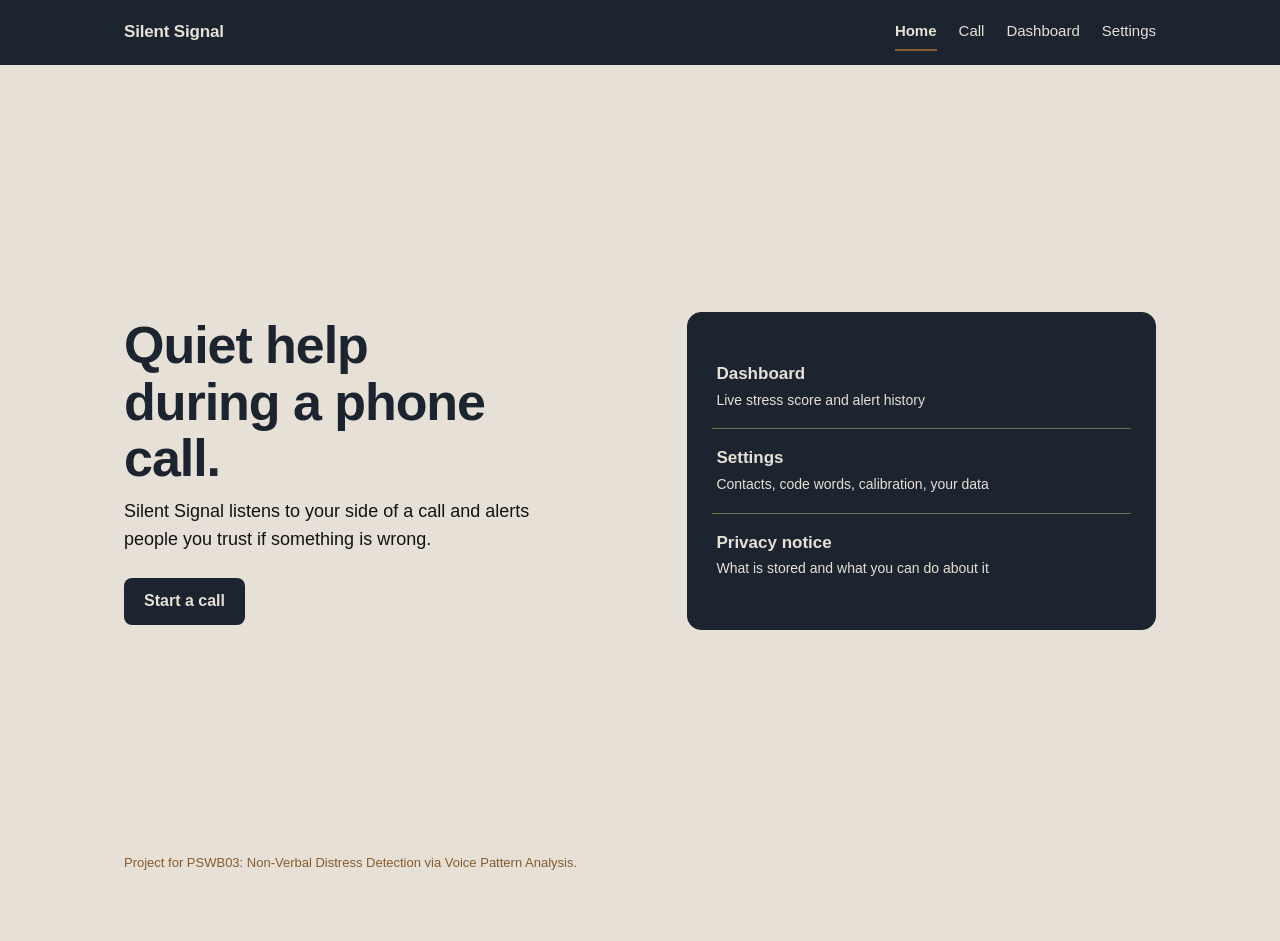
<file: frontend/index.html>
<!DOCTYPE html>
<html lang="en">
<head>
  <meta charset="UTF-8">
  <meta name="viewport" content="width=device-width, initial-scale=1.0">
  <meta http-equiv="Content-Security-Policy" content="default-src 'self'; script-src 'self' https://cdn.jsdelivr.net; style-src 'self'; img-src 'self' data:; connect-src 'self' http://localhost:8080 http://localhost:8000 https://0.peerjs.com wss://0.peerjs.com; media-src 'self' blob:; object-src 'none'; base-uri 'none'; form-action 'none'">
  <meta name="theme-color" content="#1C2430">
  <title>Silent Signal</title>
  <link rel="manifest" href="manifest.json">
  <link rel="stylesheet" href="css/styles.css?v=3">
</head>
<body>
  <header><div class="container">
    <b>Silent Signal</b>
    <nav aria-label="Main"><a href="index.html" aria-current="page">Home</a><a href="call.html">Call</a><a href="dashboard.html">Dashboard</a><a href="settings.html">Settings</a></nav>
  </div></header>

  <main class="container">
    <div class="home">
      <div>
        <h1>Quiet help during a phone call.</h1>
        <p class="lede">Silent Signal listens to your side of a call and alerts people you trust if something is wrong.</p>
        <a class="link-button" href="call.html">Start a call</a>
        <button id="install-btn" class="hidden">Install as an app</button>
      </div>
      <div class="panel">
        <ul class="home-links">
          <li><a href="dashboard.html"><b>Dashboard</b><span>Live stress score and alert history</span></a></li>
          <li><a href="settings.html"><b>Settings</b><span>Contacts, code words, calibration, your data</span></a></li>
          <li><a href="consent.html"><b>Privacy notice</b><span>What is stored and what you can do about it</span></a></li>
        </ul>
      </div>
    </div>
    <p class="footnote">Project for PSWB03: Non-Verbal Distress Detection via Voice Pattern Analysis.</p>
  </main>

  <script src="js/api.js?v=3"></script>
  <script src="js/home.js?v=3"></script>
</body>
</html>
</file>
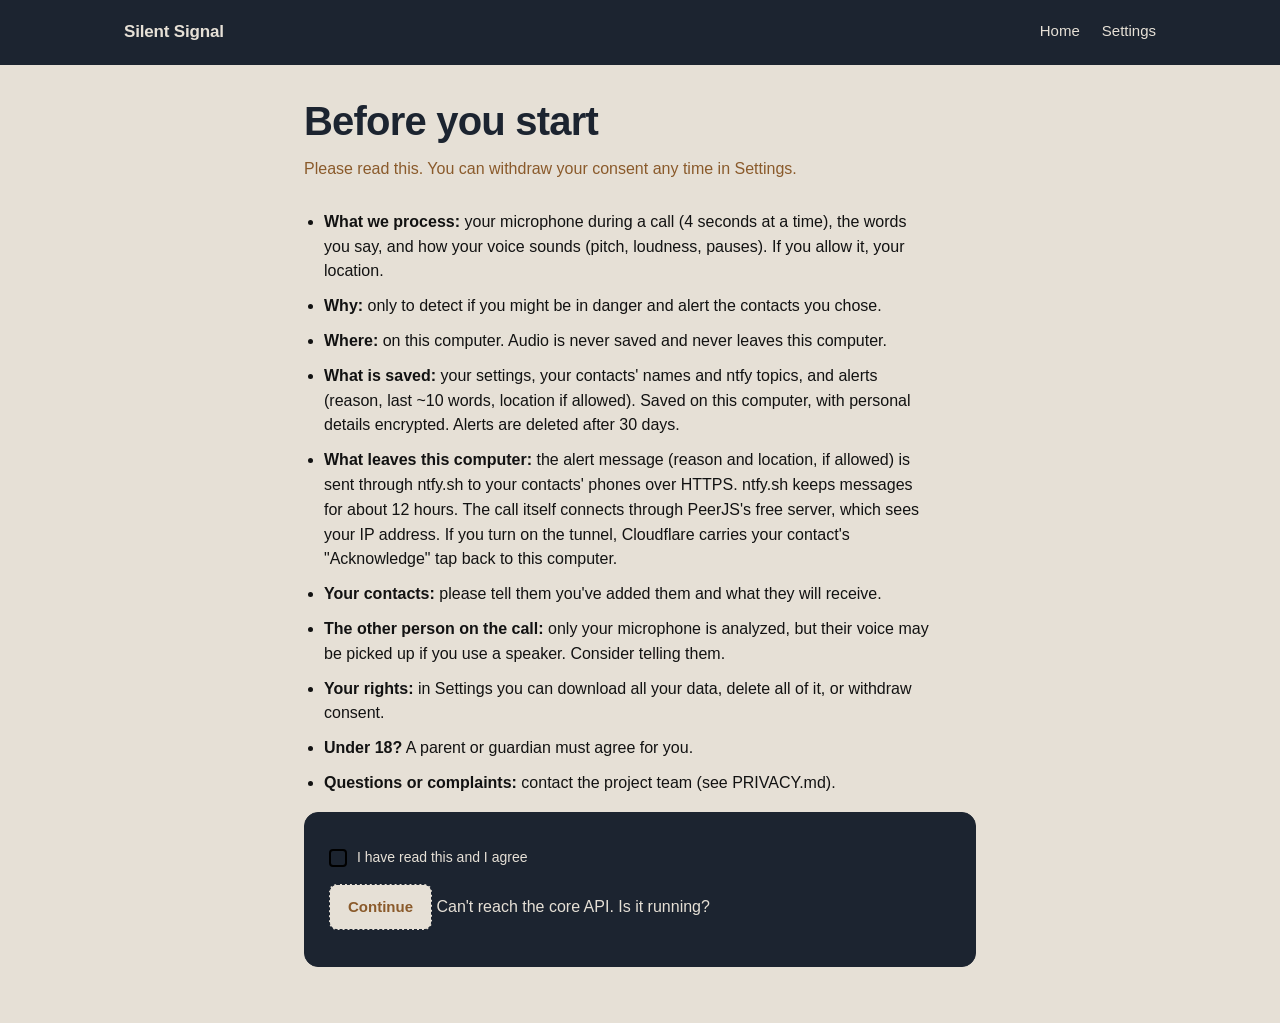
<file: frontend/consent.html>
<!DOCTYPE html>
<html lang="en">
<head>
  <meta charset="UTF-8">
  <meta name="viewport" content="width=device-width, initial-scale=1.0">
  <meta http-equiv="Content-Security-Policy" content="default-src 'self'; script-src 'self' https://cdn.jsdelivr.net; style-src 'self'; img-src 'self' data:; connect-src 'self' http://localhost:8080 http://localhost:8000 https://0.peerjs.com wss://0.peerjs.com; media-src 'self' blob:; object-src 'none'; base-uri 'none'; form-action 'none'">
  <meta name="theme-color" content="#1C2430">
  <title>Privacy notice</title>
  <link rel="stylesheet" href="css/styles.css?v=3">
</head>
<body>
  <header><div class="container">
    <b>Silent Signal</b>
    <nav aria-label="Main"><a href="index.html">Home</a><a href="settings.html">Settings</a></nav>
  </div></header>

  <main class="container narrow notice">
    <div class="page-head">
      <h1>Before you start</h1>
      <p>Please read this. You can withdraw your consent any time in Settings.</p>
    </div>
    <ul>
      <li><b>What we process:</b> your microphone during a call (4 seconds at a time), the words you say, and how your voice sounds (pitch, loudness, pauses). If you allow it, your location.</li>
      <li><b>Why:</b> only to detect if you might be in danger and alert the contacts you chose.</li>
      <li><b>Where:</b> on this computer. Audio is never saved and never leaves this computer.</li>
      <li><b>What is saved:</b> your settings, your contacts' names and ntfy topics, and alerts (reason, last ~10 words, location if allowed). Saved on this computer, with personal details encrypted. Alerts are deleted after 30 days.</li>
      <li><b>What leaves this computer:</b> the alert message (reason and location, if allowed) is sent through ntfy.sh to your contacts' phones over HTTPS. ntfy.sh keeps messages for about 12 hours. The call itself connects through PeerJS's free server, which sees your IP address. If you turn on the tunnel, Cloudflare carries your contact's "Acknowledge" tap back to this computer.</li>
      <li><b>Your contacts:</b> please tell them you've added them and what they will receive.</li>
      <li><b>The other person on the call:</b> only your microphone is analyzed, but their voice may be picked up if you use a speaker. Consider telling them.</li>
      <li><b>Your rights:</b> in Settings you can download all your data, delete all of it, or withdraw consent.</li>
      <li><b>Under 18?</b> A parent or guardian must agree for you.</li>
      <li><b>Questions or complaints:</b> contact the project team (see PRIVACY.md).</li>
      </ul>
    <div class="panel mt">
      <label class="check"><input type="checkbox" id="agree"> I have read this and I agree</label>
      <p class="mt"><button id="accept-btn" class="btn-primary" disabled>Continue</button> <span id="consent-status" role="status"></span></p>
    </div>
  </main>

  <script src="js/api.js?v=3"></script>
  <script src="js/consent.js?v=3"></script>
</body>
</html>
</file>
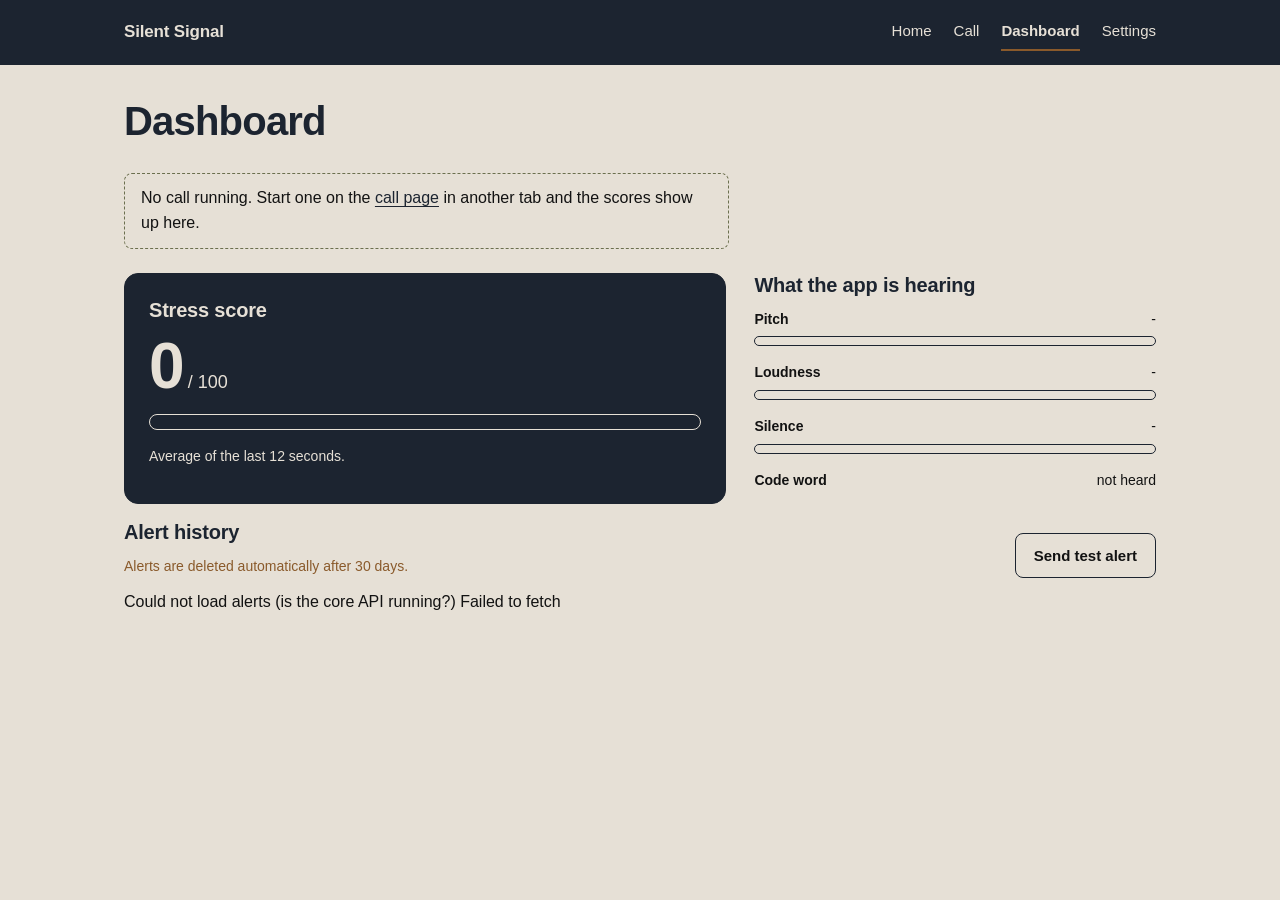
<file: frontend/dashboard.html>
<!DOCTYPE html>
<html lang="en">
<head>
  <meta charset="UTF-8">
  <meta name="viewport" content="width=device-width, initial-scale=1.0">
  <meta http-equiv="Content-Security-Policy" content="default-src 'self'; script-src 'self' https://cdn.jsdelivr.net; style-src 'self'; img-src 'self' data:; connect-src 'self' http://localhost:8080 http://localhost:8000 https://0.peerjs.com wss://0.peerjs.com; media-src 'self' blob:; object-src 'none'; base-uri 'none'; form-action 'none'">
  <meta name="theme-color" content="#1C2430">
  <title>Dashboard</title>
  <link rel="manifest" href="manifest.json">
  <link rel="stylesheet" href="css/styles.css?v=3">
</head>
<body>
  <header><div class="container">
    <b>Silent Signal</b>
    <nav aria-label="Main"><a href="index.html">Home</a><a href="call.html">Call</a><a href="dashboard.html" aria-current="page">Dashboard</a><a href="settings.html">Settings</a></nav>
  </div></header>

  <main class="container">
    <div class="page-head">
      <h1>Dashboard</h1>
    </div>

    <p id="no-live-banner" class="notice-bar">No call running. Start one on the <a href="call.html">call page</a> in another tab and the scores show up here.</p>

    <div class="grid-2">
      <section class="panel" aria-live="polite">
        <h2>Stress score</h2>
        <div class="score"><span id="rolling-value">0</span><small> / 100</small></div>
        <div class="meter big"><div id="rolling-bar"></div></div>
        <p class="muted">Average of the last 12 seconds. <span id="last-updated"></span></p>
        <div id="trigger-banner" class="alert-banner hidden" role="alert"></div>
      </section>

      <section>
        <h2>What the app is hearing</h2>
        <div class="signal-name">Pitch <span id="pitch-value" class="num">-</span></div>
        <div class="meter"><div id="pitch-bar"></div></div>
        <div class="signal-name">Loudness <span id="energy-value" class="num">-</span></div>
        <div class="meter"><div id="energy-bar"></div></div>
        <div class="signal-name">Silence <span id="silence-value" class="num">-</span></div>
        <div class="meter"><div id="silence-bar"></div></div>
        <div class="signal-name">Code word <span id="codeword-value">not heard</span></div>
      </section>
    </div>

    <section class="section mt">
      <div class="row spread">
        <div>
          <h2>Alert history</h2>
          <p class="muted">Alerts are deleted automatically after 30 days.</p>
        </div>
        <button id="test-alert-btn">Send test alert</button>
      </div>
      <div id="alert-list"><p class="muted">Loading alerts...</p></div>
    </section>
  </main>

  <script src="js/api.js?v=3"></script>
  <script src="js/consent-check.js?v=3"></script>
  <script src="js/dashboard.js?v=3"></script>
</body>
</html>
</file>
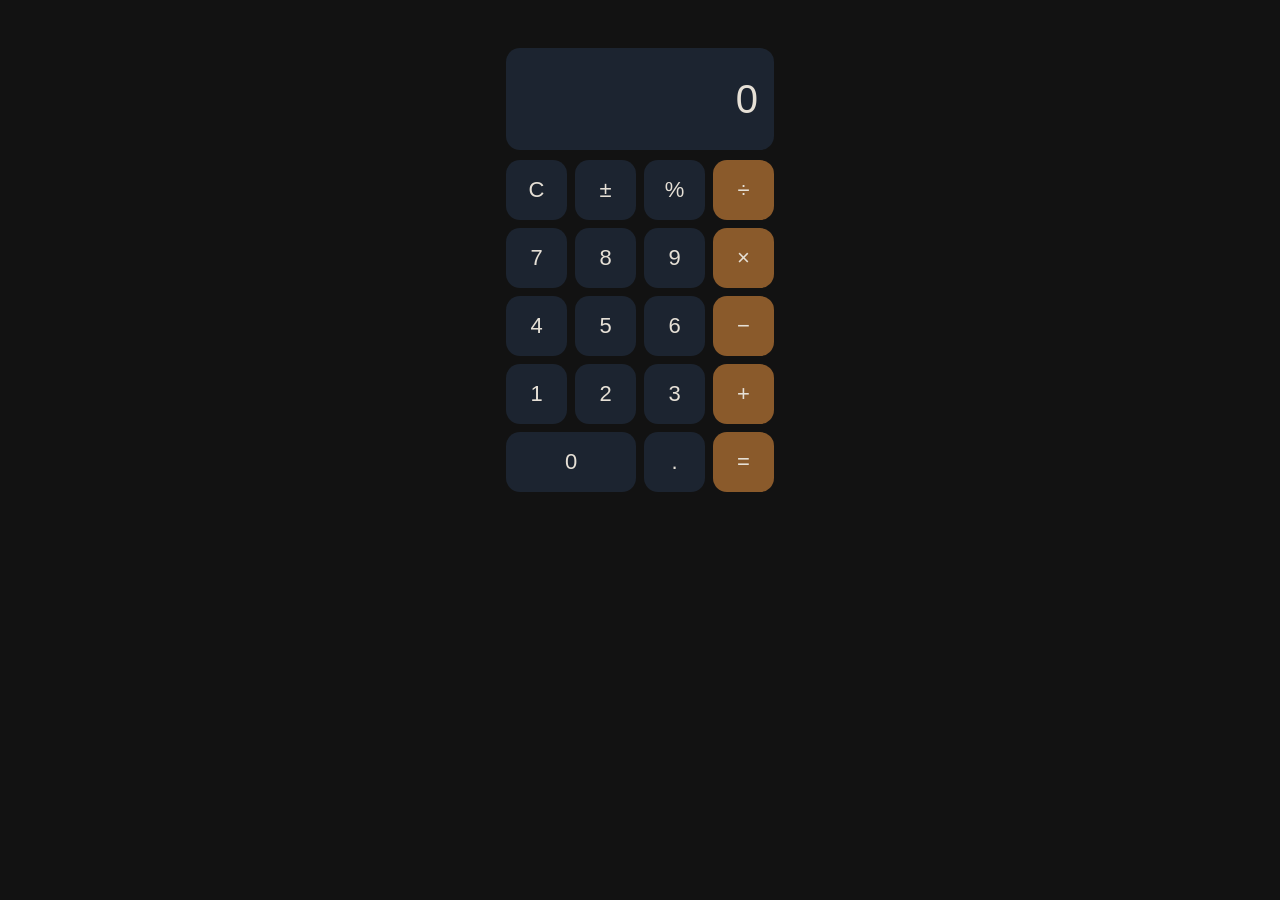
<file: frontend/disguise.html>
<!DOCTYPE html>
<html lang="en">
<head>
  <meta charset="UTF-8">
  <meta name="viewport" content="width=device-width, initial-scale=1.0">
  <meta name="theme-color" content="#121212">
  <meta http-equiv="Content-Security-Policy" content="default-src 'self'; script-src 'self' https://cdn.jsdelivr.net; style-src 'self'; img-src 'self' data:; connect-src 'self' http://localhost:8080 http://localhost:8000 https://0.peerjs.com wss://0.peerjs.com; media-src 'self' blob:; object-src 'none'; base-uri 'none'; form-action 'none'">
  <title>Calculator</title>
  <link rel="stylesheet" href="css/styles.css?v=3">
</head>
<body class="disguise-page">
  <!-- A working calculator / notes app. Typing the duress PIN shows the fake dashboard below. -->
  <div id="calculator-view" class="calc">
    <div id="calc-display">0</div>
    <div id="calc-buttons"></div>
  </div>

  <div id="notes-view" class="notes hidden">
    <h2>Notes</h2>
    <textarea id="notes-textarea" placeholder="Start typing..."></textarea>
  </div>

  <!-- Fake "everything is fine" dashboard. Tap the title 3 times to go back. -->
  <div id="decoy-dashboard-view" class="decoy hidden">
    <h1 id="decoy-header">Silent Signal</h1>
    <p>No alerts.</p>
    <p class="muted">No contacts added.</p>
  </div>

  <script src="js/api.js?v=3"></script>
  <script src="js/disguise.js?v=3"></script>
</body>
</html>
</file>
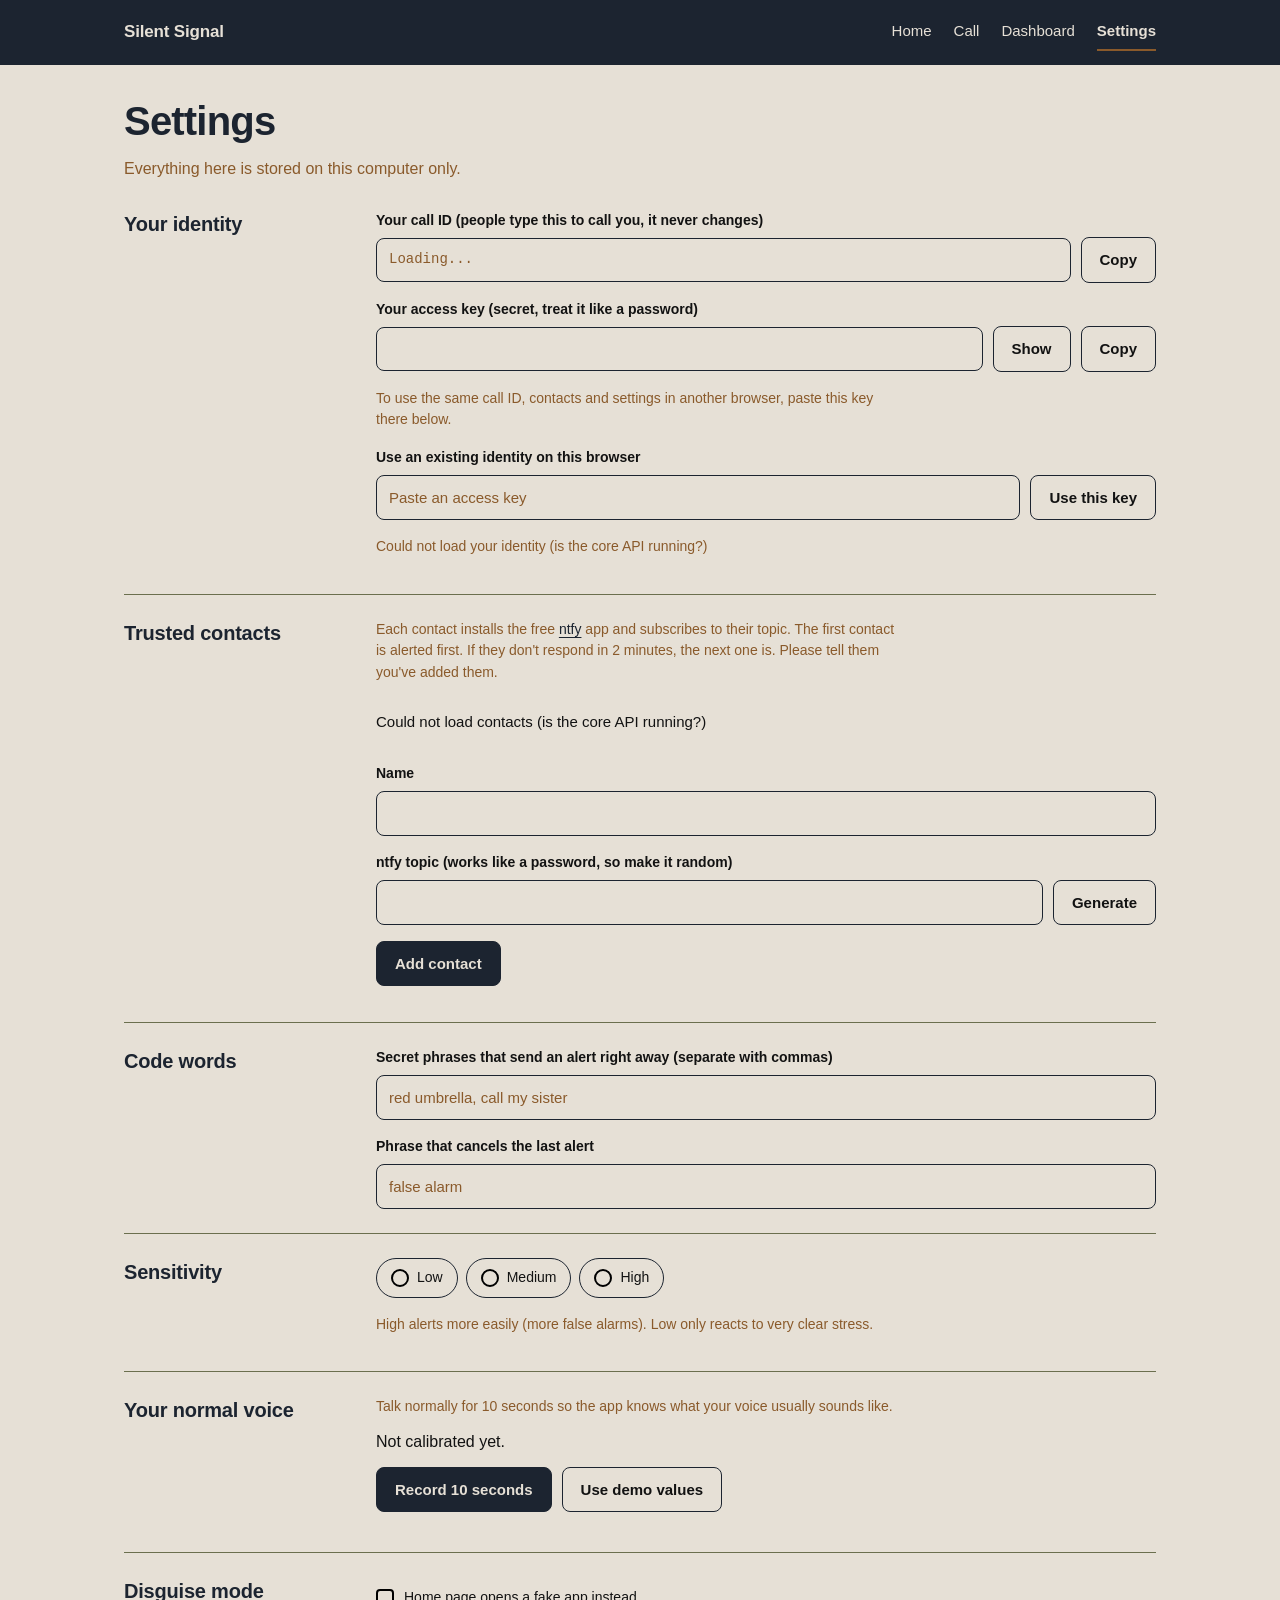
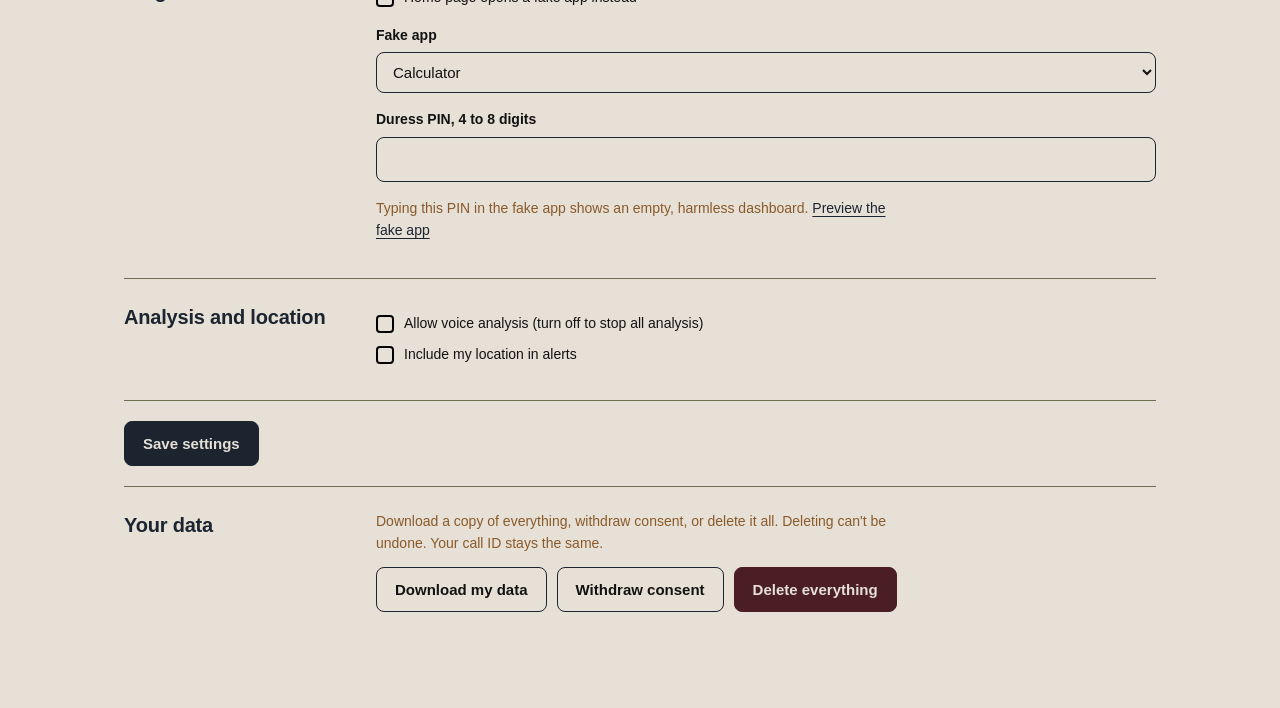
<file: frontend/settings.html>
<!DOCTYPE html>
<html lang="en">
<head>
  <meta charset="UTF-8">
  <meta name="viewport" content="width=device-width, initial-scale=1.0">
  <meta http-equiv="Content-Security-Policy" content="default-src 'self'; script-src 'self' https://cdn.jsdelivr.net; style-src 'self'; img-src 'self' data:; connect-src 'self' http://localhost:8080 http://localhost:8000 https://0.peerjs.com wss://0.peerjs.com; media-src 'self' blob:; object-src 'none'; base-uri 'none'; form-action 'none'">
  <meta name="theme-color" content="#1C2430">
  <title>Settings</title>
  <link rel="manifest" href="manifest.json">
  <link rel="stylesheet" href="css/styles.css?v=3">
</head>
<body>
  <header><div class="container">
    <b>Silent Signal</b>
    <nav aria-label="Main"><a href="index.html">Home</a><a href="call.html">Call</a><a href="dashboard.html">Dashboard</a><a href="settings.html" aria-current="page">Settings</a></nav>
  </div></header>

  <main class="container">
    <div class="page-head">
      <h1>Settings</h1>
      <p>Everything here is stored on this computer only.</p>
    </div>

    <section class="section grid-form">
      <h2>Your identity</h2>
      <div>
        <label for="my-call-id">Your call ID (people type this to call you, it never changes)</label>
        <div class="row">
          <input type="text" id="my-call-id" readonly placeholder="Loading...">
          <button id="copy-call-id-btn">Copy</button>
        </div>
        <label for="my-access-key">Your access key (secret, treat it like a password)</label>
        <div class="row">
          <input type="password" id="my-access-key" readonly autocomplete="off">
          <button id="show-key-btn">Show</button>
          <button id="copy-key-btn">Copy</button>
        </div>
        <p class="muted mt">To use the same call ID, contacts and settings in another browser, paste this key there below.</p>
        <label for="sign-in-key">Use an existing identity on this browser</label>
        <div class="row">
          <input type="password" id="sign-in-key" placeholder="Paste an access key" autocomplete="off">
          <button id="sign-in-btn">Use this key</button>
        </div>
        <p id="identity-status" class="muted mt" role="status"></p>
      </div>
    </section>

    <section class="section grid-form">
      <h2>Trusted contacts</h2>
      <div>
        <p class="muted">Each contact installs the free <a href="https://ntfy.sh" target="_blank" rel="noopener">ntfy</a> app and subscribes to their topic. The first contact is alerted first. If they don't respond in 2 minutes, the next one is. Please tell them you've added them.</p>
        <table id="contact-list"></table>
        <label for="new-contact-name">Name</label>
        <input type="text" id="new-contact-name" maxlength="100">
        <label for="new-contact-topic">ntfy topic (works like a password, so make it random)</label>
        <div class="row">
          <input type="text" id="new-contact-topic" maxlength="64">
          <button id="generate-topic-btn">Generate</button>
        </div>
        <p class="mt"><button id="add-contact-btn" class="btn-primary">Add contact</button> <span id="contact-status" class="muted" role="status"></span></p>
      </div>
    </section>

    <section class="section grid-form">
      <h2>Code words</h2>
      <div>
        <label for="code-words-input">Secret phrases that send an alert right away (separate with commas)</label>
        <input type="text" id="code-words-input" placeholder="red umbrella, call my sister" maxlength="1000">
        <label for="cancel-word-input">Phrase that cancels the last alert</label>
        <input type="text" id="cancel-word-input" placeholder="false alarm" maxlength="100">
      </div>
    </section>

    <section class="section grid-form">
      <h2>Sensitivity</h2>
      <div>
        <div class="radio-group" role="radiogroup" aria-label="Sensitivity">
          <label><input type="radio" name="sensitivity" value="LOW"> Low</label>
          <label><input type="radio" name="sensitivity" value="MEDIUM"> Medium</label>
          <label><input type="radio" name="sensitivity" value="HIGH"> High</label>
        </div>
        <p class="muted mt">High alerts more easily (more false alarms). Low only reacts to very clear stress.</p>
      </div>
    </section>

    <section class="section grid-form">
      <h2>Your normal voice</h2>
      <div>
        <p class="muted">Talk normally for 10 seconds so the app knows what your voice usually sounds like.</p>
        <p id="baseline-status">Not calibrated yet.</p>
        <div class="row">
          <button id="calibrate-btn" class="btn-primary">Record 10 seconds</button>
          <button id="demo-baseline-btn">Use demo values</button>
        </div>
        <p id="calibrate-progress" class="muted mt" role="status"></p>
      </div>
    </section>

    <section class="section grid-form">
      <h2>Disguise mode</h2>
      <div>
        <label class="check"><input type="checkbox" id="disguise-enabled"> Home page opens a fake app instead</label>
        <label for="disguise-type">Fake app</label>
        <select id="disguise-type">
          <option value="calculator">Calculator</option>
          <option value="notes">Notes</option>
        </select>
        <label for="duress-pin-input">Duress PIN, 4 to 8 digits</label>
        <input type="password" id="duress-pin-input" inputmode="numeric" maxlength="8" autocomplete="new-password">
        <p id="pin-status" class="muted mt"></p>
        <p class="muted">Typing this PIN in the fake app shows an empty, harmless dashboard. <a href="disguise.html">Preview the fake app</a></p>
      </div>
    </section>

    <section class="section grid-form">
      <h2>Analysis and location</h2>
      <div>
        <label class="check"><input type="checkbox" id="analysis-active-toggle"> Allow voice analysis (turn off to stop all analysis)</label>
        <label class="check"><input type="checkbox" id="share-location-toggle"> Include my location in alerts</label>
      </div>
    </section>

    <div class="save-bar">
      <button id="save-settings-btn" class="btn-primary">Save settings</button>
      <span id="save-status" class="muted" role="status"></span>
    </div>

    <section class="section grid-form danger-zone">
      <h2>Your data</h2>
      <div>
        <p class="muted">Download a copy of everything, withdraw consent, or delete it all. Deleting can't be undone. Your call ID stays the same.</p>
        <div class="row">
          <button id="export-btn">Download my data</button>
          <button id="withdraw-btn">Withdraw consent</button>
          <button id="delete-all-btn" class="btn-red">Delete everything</button>
        </div>
        <p id="data-status" class="muted mt" role="status"></p>
      </div>
    </section>
  </main>

  <script src="js/api.js?v=3"></script>
  <script src="js/consent-check.js?v=3"></script>
  <script src="js/settings.js?v=3"></script>
</body>
</html>
</file>
<file: frontend/css/styles.css>
/*
  Silent Signal stylesheet.

  COLOURS: only these six, nothing else (CI checks this):
    #E6E0D6 bone    #1C2430 navy    #4B1E23 oxblood
    #6B6F4E olive   #8A5A2B bronze  #121212 ink

  60 / 30 / 10 rule:
    60%  bone      page background (light mode)
    30%  navy      header, headings, primary buttons, main panels
    10%  oxblood   ONLY for danger and alerts (pending alert, high stress, hang up, delete)
  Supporting: olive = safe / on / acknowledged, bronze = medium / warning / focus, ink = text.

  Contrast (WCAG): ink on bone 14.3, navy on bone 11.9, bone on navy 11.9,
  bone on oxblood 10.6, bronze on bone 4.5. Olive on bone is 4.0, so olive is
  used for fills, borders and meters only, never for small text.

  Shapes: controls (buttons, inputs) 8px, panels 14px, status pills fully round.

  When you change this file or any js/ file, bump the "?v=" number on the
  <link>/<script> tags in the .html pages, so browsers don't keep an old copy.
*/

:root {
  --bone: #E6E0D6;
  --oxblood: #4B1E23;
  --olive: #6B6F4E;
  --navy: #1C2430;
  --bronze: #8A5A2B;
  --ink: #121212;

  /* roles (light mode) */
  --bg: var(--bone);
  --text: var(--ink);
  --heading: var(--navy);
  --muted: var(--bronze);
  --hairline: var(--olive);
  --panel: var(--navy);
  --panel-text: var(--bone);
  --panel-edge: var(--navy);
  --primary: var(--navy);
  --on-primary: var(--bone);
  --danger: var(--oxblood);
  --on-danger: var(--bone);
  --danger-edge: var(--oxblood);
  --ok: var(--olive);
  --warn: var(--bronze);
  --field: var(--bone);
  --field-edge: var(--navy);
  --focus: var(--oxblood);
  --link: var(--navy);

  --radius-control: 8px;
  --radius-panel: 14px;
  --ease: cubic-bezier(0.16, 1, 0.3, 1);
  --font: ui-sans-serif, -apple-system, BlinkMacSystemFont, "Segoe UI", Roboto, "Helvetica Neue", Arial, sans-serif;
  --mono: ui-monospace, "SF Mono", Menlo, Consolas, monospace;
}

/* dark mode: ink page, bone text, same palette */
@media (prefers-color-scheme: dark) {
  :root {
    --bg: var(--ink);
    --text: var(--bone);
    --heading: var(--bone);
    --muted: var(--bone);
    --hairline: var(--olive);
    --panel: var(--navy);
    --panel-edge: var(--olive);
    --primary: var(--bone);
    --on-primary: var(--ink);
    --danger-edge: var(--bone);
    --field: var(--navy);
    --field-edge: var(--olive);
    --focus: var(--bronze);
    --link: var(--bone);
  }
}

/* ---------- base ---------- */

* { box-sizing: border-box; }

html { color-scheme: light dark; scrollbar-color: var(--olive) var(--bg); }

body {
  margin: 0;
  background: var(--bg);
  color: var(--text);
  font-family: var(--font);
  font-size: 16px;
  line-height: 1.55;
  -webkit-font-smoothing: antialiased;
  accent-color: var(--primary);
}

::selection { background: var(--bronze); color: var(--bone); }

h1, h2, h3 { color: var(--heading); line-height: 1.2; margin: 0 0 12px; letter-spacing: -0.01em; }
h1 { font-size: clamp(28px, 4vw, 40px); font-weight: 700; letter-spacing: -0.02em; }
h2 { font-size: 20px; font-weight: 650; }
h3 { font-size: 16px; font-weight: 650; }
p { margin: 0 0 12px; max-width: 68ch; }

a { color: var(--link); text-underline-offset: 3px; text-decoration-thickness: 1px; }
a:hover { text-decoration-thickness: 2px; }

:focus-visible { outline: 2px solid var(--focus); outline-offset: 2px; }

.hidden { display: none !important; }
.muted { color: var(--muted); font-size: 14px; }
.inline { display: inline-flex; }
.mt { margin-top: 16px; }
.num { font-variant-numeric: tabular-nums; }

/* ---------- header ---------- */

header {
  background: var(--navy);
  color: var(--bone);
  border-bottom: 1px solid var(--panel-edge);
}
header .container {
  display: flex;
  align-items: center;
  justify-content: space-between;
  gap: 16px;
  min-height: 64px;
  padding-top: 0;
  padding-bottom: 0;
}
header b { font-size: 17px; font-weight: 700; letter-spacing: -0.01em; white-space: nowrap; }
header nav { display: flex; gap: 22px; }
header a {
  color: var(--bone);
  text-decoration: none;
  font-size: 15px;
  padding: 6px 0;
  border-bottom: 2px solid transparent;
}
header a:hover { border-bottom-color: var(--bone); }
header a[aria-current="page"] { border-bottom-color: var(--bronze); font-weight: 600; }

/* ---------- layout ---------- */

.container { max-width: 1080px; margin: 0 auto; padding: 32px 24px 56px; }
.narrow { max-width: 720px; }

.page-head { margin-bottom: 28px; }
.page-head p { color: var(--muted); }

/* a section is separated by a single hairline, not boxed in a card */
.section { border-top: 1px solid var(--hairline); padding: 24px 0; }
.section:first-of-type { border-top: 0; padding-top: 0; }

/* navy panel = the one thing on a page that matters most */
.panel {
  background: var(--panel);
  color: var(--panel-text);
  border: 1px solid var(--panel-edge);
  border-radius: var(--radius-panel);
  padding: 24px;
}
.panel h2, .panel h3 { color: var(--panel-text); }
.panel .muted { color: var(--panel-text); }
.panel a { color: var(--panel-text); }

.row { display: flex; gap: 10px; align-items: center; }
.row input { flex: 1; }
.spread { justify-content: space-between; }
.stack > * + * { margin-top: 12px; }

.grid-2 { display: grid; grid-template-columns: 3fr 2fr; gap: 28px; align-items: start; }
.grid-form { display: grid; grid-template-columns: 220px 1fr; gap: 32px; }
.grid-form > h2 { margin-top: 2px; }

/* ---------- forms ---------- */

label { display: block; font-size: 14px; font-weight: 600; margin: 16px 0 6px; }
label:first-child { margin-top: 0; }
label.check { font-weight: 400; display: flex; gap: 10px; align-items: center; margin: 10px 0; }

input[type="text"], input[type="number"], input[type="password"], select, textarea {
  width: 100%;
  padding: 10px 12px;
  font: inherit;
  font-size: 15px;
  color: var(--text);
  background: var(--field);
  border: 1px solid var(--field-edge);
  border-radius: var(--radius-control);
}
input::placeholder, textarea::placeholder { color: var(--muted); }
input[readonly] { font-family: var(--mono); font-size: 14px; }
/* checkboxes and radios drawn with the palette (the browser's default ones use other colours) */
input[type="radio"], input[type="checkbox"] {
  appearance: none;
  -webkit-appearance: none;
  flex: none;
  width: 18px;
  height: 18px;
  margin: 0;
  border: 2px solid currentColor;
  border-radius: 4px;
  display: inline-grid;
  place-content: center;
  cursor: pointer;
  --check-mark: var(--bg);
}
input[type="radio"] { border-radius: 50%; }
input[type="checkbox"]:checked, input[type="radio"]:checked { background: currentColor; }
input[type="checkbox"]:checked::after {
  content: "";
  width: 5px;
  height: 9px;
  border: solid var(--check-mark);
  border-width: 0 2px 2px 0;
  transform: translateY(-1px) rotate(45deg);
}
input[type="radio"]:checked::after {
  content: "";
  width: 6px;
  height: 6px;
  border-radius: 50%;
  background: var(--check-mark);
}
.panel input[type="checkbox"] { --check-mark: var(--panel); }
.radio-group label:has(input:checked) input { --check-mark: var(--primary); }

.radio-group { display: flex; flex-wrap: wrap; gap: 8px; }
.radio-group label {
  margin: 0;
  display: inline-flex;
  gap: 8px;
  align-items: center;
  font-weight: 500;
  padding: 8px 14px;
  border: 1px solid var(--field-edge);
  border-radius: 999px;
  cursor: pointer;
}
.radio-group label:has(input:checked) { background: var(--primary); color: var(--on-primary); border-color: var(--primary); }

/* ---------- buttons ---------- */

button {
  font: inherit;
  font-size: 15px;
  font-weight: 600;
  padding: 10px 18px;
  border-radius: var(--radius-control);
  border: 1px solid var(--field-edge);
  background: var(--bg);
  color: var(--text);
  cursor: pointer;
  white-space: nowrap;
  transition: transform 0.12s var(--ease), background-color 0.2s var(--ease), color 0.2s var(--ease);
}
button:hover { background: var(--field-edge); color: var(--bg); }
button:active { transform: translateY(1px); }
button:disabled { cursor: not-allowed; border-style: dashed; background: var(--bg); color: var(--muted); }
button:disabled:hover { background: var(--bg); color: var(--muted); }

.btn-primary { background: var(--primary); color: var(--on-primary); border-color: var(--primary); }
.btn-primary:hover { background: var(--bronze); border-color: var(--bronze); color: var(--bone); }

.btn-red, .btn-danger { background: var(--danger); color: var(--on-danger); border-color: var(--danger-edge); }
.btn-red:hover, .btn-danger:hover { background: var(--ink); color: var(--bone); border-color: var(--danger-edge); }

.btn-small { font-size: 13px; padding: 6px 12px; }

.link-button {
  display: inline-block;
  font-weight: 600;
  text-decoration: none;
  padding: 11px 20px;
  border-radius: var(--radius-control);
  background: var(--primary);
  color: var(--on-primary);
  transition: background-color 0.2s var(--ease);
}
.link-button:hover { background: var(--bronze); color: var(--bone); }

/* ---------- home ---------- */

.home { display: grid; grid-template-columns: 1.1fr 1fr; gap: 48px; align-items: center; min-height: calc(100dvh - 64px - 88px); }
.home h1 { font-size: clamp(32px, 5vw, 52px); line-height: 1.08; max-width: 14ch; }
.home .lede { font-size: 18px; color: var(--text); max-width: 42ch; margin-bottom: 24px; }
.home-links { list-style: none; margin: 0; padding: 8px 0; }
.home-links li + li { border-top: 1px solid var(--olive); }
.home-links a { display: block; padding: 16px 4px; text-decoration: none; }
.home-links a b { display: block; font-size: 17px; }
.home-links a span { font-size: 14px; }
.home-links a:hover b { text-decoration: underline; text-underline-offset: 4px; }
.footnote { color: var(--muted); font-size: 13px; margin-top: 8px; }

/* ---------- call ---------- */

.call-layout { display: grid; grid-template-columns: 1fr 1fr; gap: 28px; align-items: start; }
.call-card { text-align: center; padding: 40px 24px; }
.call-card .big { font-size: 26px; font-weight: 700; letter-spacing: -0.01em; }
#call-timer { font-size: 18px; font-variant-numeric: tabular-nums; margin-top: 4px; }
.call-buttons { display: flex; justify-content: center; gap: 12px; margin-top: 24px; }
.call-card button { background: transparent; color: var(--bone); border-color: var(--bone); }
.call-card button:hover { background: var(--bone); color: var(--navy); }
.call-card .btn-red { background: var(--oxblood); border-color: var(--bone); }
.call-card .btn-red:hover { background: var(--bone); color: var(--oxblood); }

.analysis-bar {
  display: flex;
  align-items: center;
  justify-content: space-between;
  gap: 12px;
  border: 1px solid var(--field-edge);
  border-radius: var(--radius-control);
  padding: 12px 16px;
  margin-top: 20px;
}

/* the analysis on/off light: real state, so a dot is justified */
.dot { display: inline-block; width: 10px; height: 10px; border-radius: 50%; border: 2px solid var(--olive); margin-right: 8px; vertical-align: middle; }
.dot.on { background: var(--olive); }

/* ---------- dashboard ---------- */

.score { font-size: 64px; font-weight: 700; line-height: 1; letter-spacing: -0.03em; font-variant-numeric: tabular-nums; }
.score small { font-size: 18px; font-weight: 500; letter-spacing: 0; }

.meter {
  height: 10px;
  border: 1px solid var(--field-edge);
  border-radius: 999px;
  overflow: hidden;
  margin: 6px 0 16px;
}
.meter div {
  height: 100%;
  width: 0;
  background: var(--ok);
  transition: width 0.45s var(--ease);
}
.meter.big { height: 16px; margin-top: 16px; }
.panel .meter { border-color: var(--bone); }
.meter .level-low { background: var(--olive); }
.meter .level-mid { background: var(--bronze); }
.meter .level-high { background: var(--oxblood); }
/* oxblood is too close to navy and ink, so fills on dark surfaces get a bone edge */
.panel .meter div { box-shadow: inset 0 0 0 1px var(--bone); }
@media (prefers-color-scheme: dark) {
  .meter div { box-shadow: inset 0 0 0 1px var(--bone); }
}

.signal-name { display: flex; justify-content: space-between; gap: 12px; font-weight: 600; font-size: 14px; }
.signal-name span { font-weight: 400; }

.alert-banner {
  background: var(--oxblood);
  color: var(--bone);
  border: 1px solid var(--danger-edge);
  border-radius: var(--radius-control);
  padding: 10px 14px;
  margin-top: 16px;
  font-weight: 600;
}

.notice-bar { border: 1px dashed var(--hairline); border-radius: var(--radius-control); padding: 12px 16px; margin-bottom: 24px; }

table { width: 100%; border-collapse: collapse; font-size: 15px; }
th { text-align: left; font-size: 13px; font-weight: 600; color: var(--muted); padding: 0 8px 8px 0; }
td { text-align: left; padding: 14px 8px 14px 0; vertical-align: top; }
tr + tr td { border-top: 1px solid var(--hairline); }
td button { margin-top: 8px; }

/* status pills */
.status-PENDING, .status-ACKNOWLEDGED, .status-CANCELLED {
  display: inline-block;
  font-size: 12px;
  font-weight: 700;
  letter-spacing: 0.04em;
  padding: 3px 10px;
  border-radius: 999px;
  white-space: nowrap;
}
.status-PENDING { background: var(--oxblood); color: var(--bone); border: 1px solid var(--danger-edge); }
.status-ACKNOWLEDGED { border: 2px solid var(--olive); color: var(--text); }
.status-CANCELLED { border: 1px dashed var(--muted); color: var(--muted); }

/* ---------- settings ---------- */

.danger-zone h2 { color: var(--heading); }
.save-bar { display: flex; align-items: center; gap: 14px; padding: 20px 0; border-top: 1px solid var(--hairline); }

/* ---------- consent ---------- */

.notice ul { padding-left: 20px; }
.notice li { margin-bottom: 10px; max-width: 68ch; }

/* ---------- disguise page (dark on purpose: it must look like a real calculator) ---------- */

.disguise-page { background: var(--ink); color: var(--bone); }
.calc { max-width: 300px; margin: 48px auto; padding: 0 16px; }
#calc-display {
  background: var(--navy);
  color: var(--bone);
  font-size: 40px;
  font-weight: 300;
  text-align: right;
  padding: 20px 16px;
  border-radius: var(--radius-panel);
  margin-bottom: 10px;
  overflow: hidden;
  font-variant-numeric: tabular-nums;
}
#calc-buttons { display: grid; grid-template-columns: repeat(4, 1fr); gap: 8px; }
#calc-buttons button {
  height: 60px;
  font-size: 22px;
  font-weight: 500;
  background: var(--navy);
  color: var(--bone);
  border: 0;
  border-radius: var(--radius-panel);
}
#calc-buttons button:hover { background: var(--olive); }
#calc-buttons button.op { background: var(--bronze); }
#calc-buttons button.op:hover { background: var(--oxblood); }
#calc-buttons button.wide { grid-column: span 2; }
.notes { max-width: 440px; margin: 40px auto; padding: 0 16px; }
.notes h2 { color: var(--bone); }
.notes textarea { height: 340px; background: var(--navy); color: var(--bone); border-color: var(--olive); resize: none; }
.decoy { max-width: 440px; margin: 40px auto; padding: 0 16px; }

/* ---------- small screens ---------- */

@media (max-width: 767px) {
  .container { padding: 24px 16px 40px; }
  header .container { gap: 10px; }
  header b { font-size: 15px; }
  header nav { gap: 12px; }
  header a { font-size: 14px; }
  .home, .grid-2, .call-layout, .grid-form { grid-template-columns: 1fr; gap: 20px; }
  .home { min-height: 0; }
  .score { font-size: 52px; }
  .row { flex-wrap: wrap; }
}

/* ---------- motion ---------- */

@media (prefers-reduced-motion: reduce) {
  *, *::before, *::after { transition: none !important; animation: none !important; }
}
</file>
